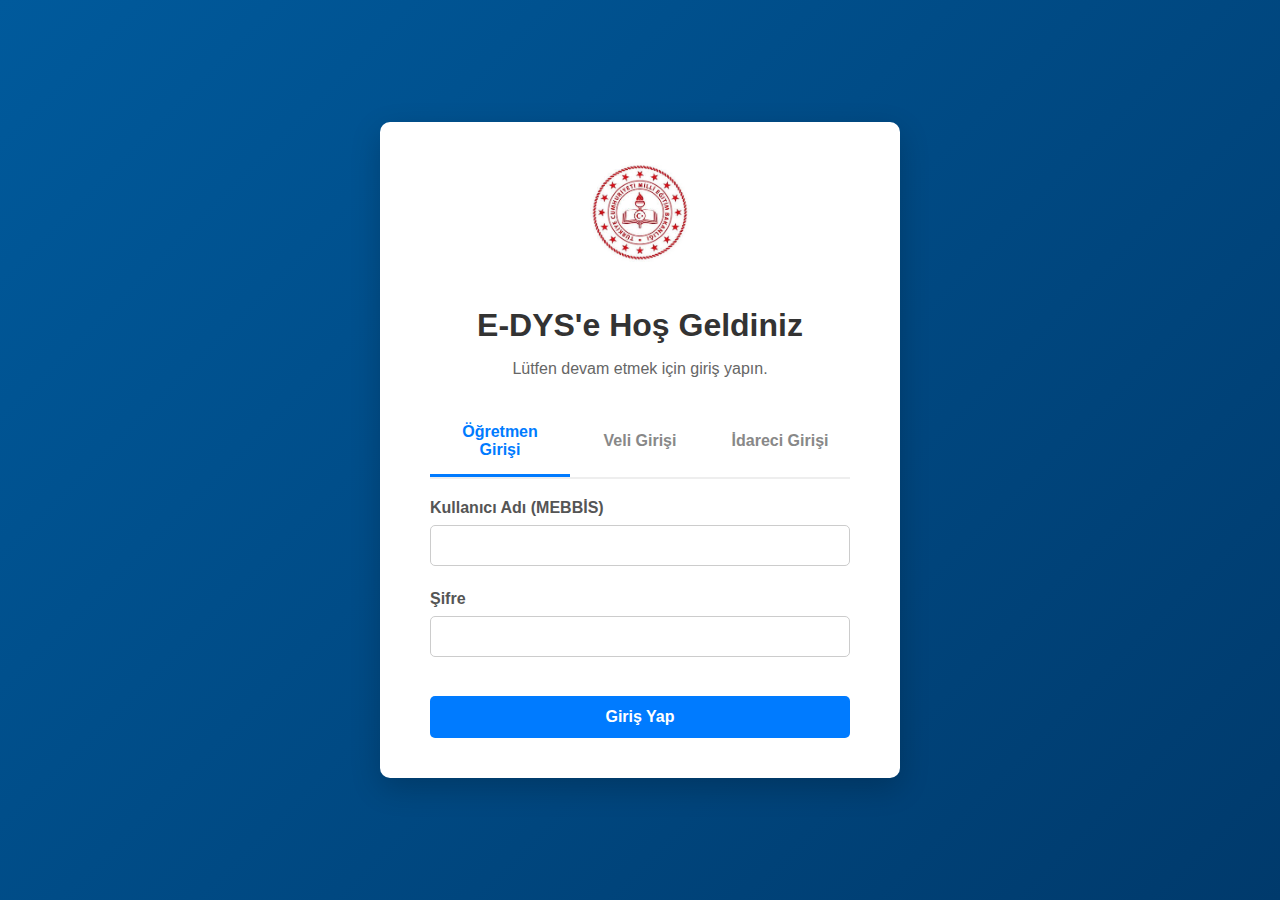
<file: index.html>
<!DOCTYPE html>
<html lang="tr">
<head>
    <meta charset="UTF-8">
    <meta name="viewport" content="width=device-width, initial-scale=1.0">
    <title>E-DYS - Giriş Yap</title>
    <style>
        /* CSS stilleriniz burada... (Değişiklik yok, aynı kalabilir) */
        body { font-family: -apple-system, BlinkMacSystemFont, "Segoe UI", Roboto, Helvetica, Arial, sans-serif; background: linear-gradient(135deg, #005a9c 0%, #003a6c 100%); display: flex; justify-content: center; align-items: center; min-height: 100vh; margin: 0; }
        .login-container { background-color: white; padding: 40px 50px; border-radius: 10px; box-shadow: 0 10px 30px rgba(0, 0, 0, 0.2); width: 100%; max-width: 420px; text-align: center; }
        .login-logo { width: 100px; height: auto; margin-bottom: 20px; }
        h1 { color: #333; margin-bottom: 10px; }
        p { color: #666; margin-bottom: 30px; }
        .tab-buttons { display: flex; margin-bottom: 20px; border-bottom: 2px solid #eee; }
        .tab-button { flex: 1; padding: 15px 10px; cursor: pointer; background: none; border: none; font-size: 16px; font-weight: bold; color: #888; border-bottom: 3px solid transparent; transition: color 0.3s, border-color 0.3s; }
        .tab-button:hover { color: #333; }
        .tab-button.active { color: #007bff; border-bottom-color: #007bff; }
        .tab-content { display: none; }
        .tab-content.active { display: block; }
        .form-group { margin-bottom: 1.5rem; text-align: left; }
        label { display: block; margin-bottom: 0.5rem; font-weight: bold; color: #555; }
        input[type="text"], input[type="password"] { width: 100%; padding: 12px; border: 1px solid #ccc; border-radius: 5px; box-sizing: border-box; }
        button[type="submit"] { width: 100%; padding: 12px; background-color: #007bff; color: white; border: none; border-radius: 5px; font-size: 16px; font-weight: bold; cursor: pointer; }
        .error-message { color: #ef4444; font-size: 0.875rem; margin-top: 5px; height: 15px; text-align: left; }
        input.invalid-input { border-color: #ef4444 !important; box-shadow: 0 0 0 3px rgba(239, 68, 68, 0.25) !important; }
    </style>
</head>
<body>
    <div class="login-container">
        <img src="images/meb-logo.jpeg" alt="Milli Eğitim Bakanlığı Logosu" class="login-logo">
        <h1>E-DYS'e Hoş Geldiniz</h1>
        <p>Lütfen devam etmek için giriş yapın.</p>
        
        <div class="tab-buttons">
            <button class="tab-button active" onclick="openTab('teacher', this)">Öğretmen Girişi</button>
            <button class="tab-button" onclick="openTab('parent', this)">Veli Girişi</button>
            <button class="tab-button" onclick="window.location.href='admin-login.html'">İdareci Girişi</button>
        </div>

        <div id="teacher" class="tab-content active">
            <form id="teacher-form">
                <div class="form-group">
                    <label for="teacher-username">Kullanıcı Adı (MEBBİS)</label>
                    <input type="text" id="teacher-username" name="username" required>
                </div>
                <div class="form-group">
                    <label for="teacher-password">Şifre</label>
                    <input type="password" id="teacher-password" name="password" required>
                </div>
                <div class="error-message" id="teacher-error"></div>
                <button type="submit">Giriş Yap</button>
            </form>
        </div>

        <div id="parent" class="tab-content">
            <form id="parent-form" action="parent/dasboard-parent.html">
                <div class="form-group">
                    <label for="parent-username">Öğrenci T.C. Kimlik Numarası</label>
                    <input type="text" id="parent-username" name="username" required maxlength="11" placeholder="11 haneli T.C. numarasını girin">
                    <div class="error-message" id="tc-error"></div>
                </div>
                <div class="form-group">
                    <label for="parent-password">Öğrenci Okul Numarası</label>
                    <input type="text" id="parent-password" name="password" required>
                </div>
                <button type="submit">Giriş Yap</button>
            </form>
        </div>
    </div>

    <script>
        function openTab(tabName, elmnt) {
            // ... openTab fonksiyonu aynı kalabilir ...
            var i, tabcontent, tablinks;
            tabcontent = document.getElementsByClassName("tab-content");
            for (i = 0; i < tabcontent.length; i++) { tabcontent[i].style.display = "none"; }
            tablinks = document.getElementsByClassName("tab-button");
            for (i = 0; i < tablinks.length; i++) { tablinks[i].className = tablinks[i].className.replace(" active", ""); }
            document.getElementById(tabName).style.display = "block";
            elmnt.className += " active";
        }

        // --- ÖĞRETMEN GİRİŞİ DOĞRULAMA SİMÜLASYONU ---
        const teacherForm = document.getElementById('teacher-form');
        teacherForm.addEventListener('submit', function(event) {
            event.preventDefault(); // Formun otomatik gönderimini engelle

            const usernameInput = document.getElementById('teacher-username');
            const passwordInput = document.getElementById('teacher-password');
            const errorDiv = document.getElementById('teacher-error');
            
            // Prototip için doğru kullanıcı adı ve şifreyi burada belirliyoruz.
            const correctUsername = 'ogretmen';
            const correctPassword = '123';

            if (usernameInput.value === correctUsername && passwordInput.value === correctPassword) {
                // Bilgiler doğruysa, dashboard'a yönlendir.
                window.location.href = 'dashboard.html';
            } else {
                // Bilgiler yanlışsa, hata mesajı göster.
                errorDiv.textContent = 'Kullanıcı adı veya şifre hatalı.';
                usernameInput.classList.add('invalid-input');
                passwordInput.classList.add('invalid-input');
            }
        });

        // --- VELİ GİRİŞİ DOĞRULAMASI ---
        // Bu kod önceki adımdan, aynı şekilde çalışmaya devam eder.
        const parentForm = document.getElementById('parent-form');
        const tcInput = document.getElementById('parent-username');
        const tcErrorDiv = document.getElementById('tc-error');
        parentForm.addEventListener('submit', function(event) {
            tcErrorDiv.textContent = '';
            tcInput.classList.remove('invalid-input');
            if (!/^\d{11}$/.test(tcInput.value) || tcInput.value.startsWith('0')) {
                event.preventDefault();
                tcErrorDiv.textContent = 'Lütfen geçerli bir T.C. Kimlik Numarası girin.';
                tcInput.classList.add('invalid-input');
            }
        });
        tcInput.addEventListener('input', () => {
             tcErrorDiv.textContent = '';
             tcInput.classList.remove('invalid-input');
        });
    </script>
</body>
</html>
</file>
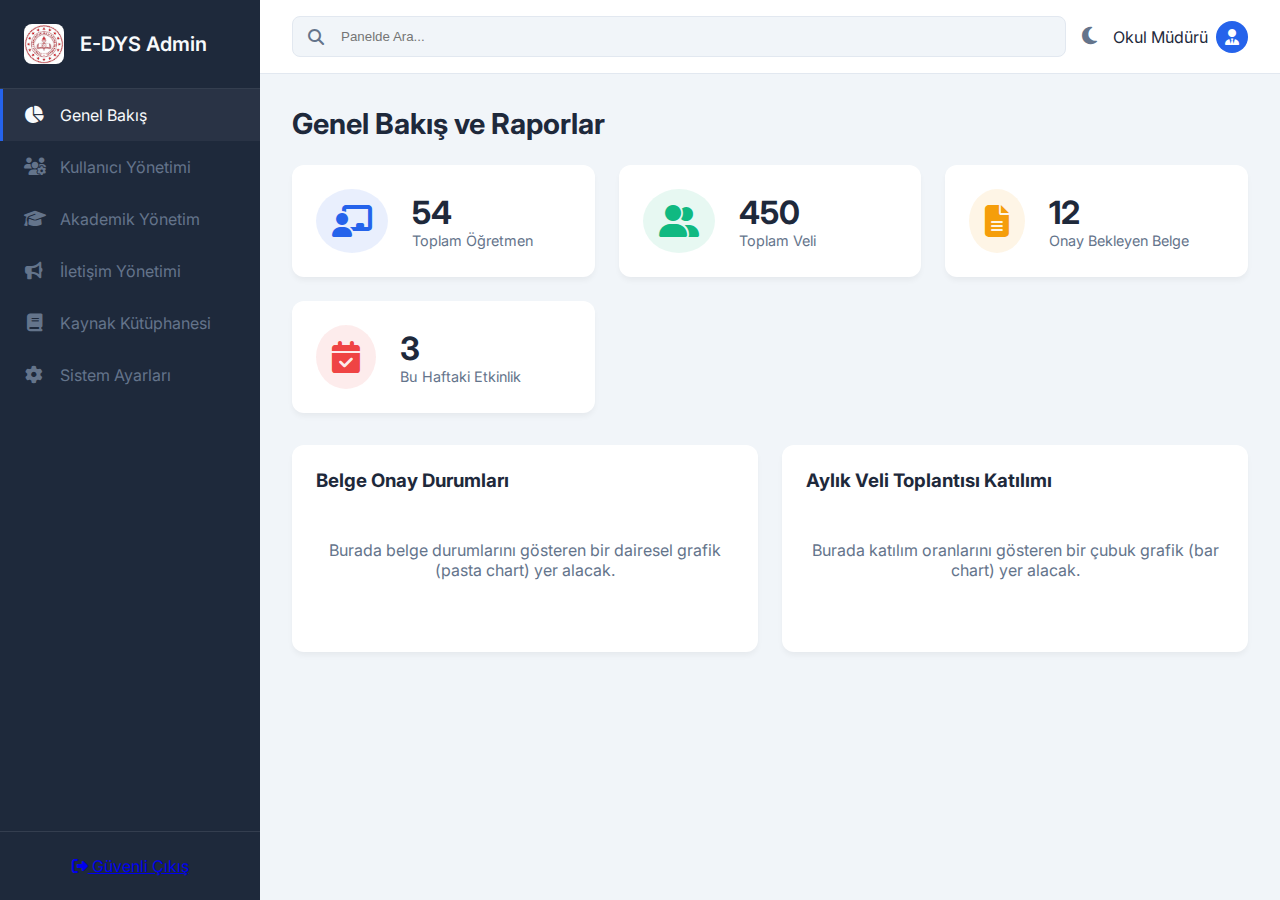
<file: admin-dashboard.html>
<!DOCTYPE html>
<html lang="tr" data-theme="light">
<head>
    <meta charset="UTF-8">
    <meta name="viewport" content="width=device-width, initial-scale=1.0">
    <title>E-DYS - Süper Admin Paneli</title>
    <link rel="stylesheet" href="admin-style.css">
    <link href="https://cdnjs.cloudflare.com/ajax/libs/font-awesome/6.4.0/css/all.min.css" rel="stylesheet">
</head>
<body>
    <div class="dashboard-layout">
        <aside class="sidebar">
            <div class="sidebar-header">
                <img src="images/meb-logo.jpeg" alt="Logo" class="sidebar-logo">
                <h2 class="sidebar-title">E-DYS Admin</h2>
            </div>
            <nav class="sidebar-nav">
                <ul>
                    <li><a href="#" class="nav-link active" data-section="dashboard"><i class="fas fa-chart-pie"></i><span>Genel Bakış</span></a></li>
                    <li>
                        <a href="#" class="nav-link has-submenu"><i class="fas fa-users-cog"></i><span>Kullanıcı Yönetimi</span></a>
                        <ul class="submenu">
                            <li><a href="#" class="nav-link" data-section="users-teacher">Öğretmenler</a></li>
                            <li><a href="#" class="nav-link" data-section="users-parent">Veliler</a></li>
                        </ul>
                    </li>
                    <li>
                        <a href="#" class="nav-link has-submenu"><i class="fas fa-graduation-cap"></i><span>Akademik Yönetim</span></a>
                        <ul class="submenu">
                            <li><a href="#" class="nav-link" data-section="academic-classes">Sınıf ve Şubeler</a></li>
                            <li><a href="#" class="nav-link" data-section="academic-schedule">Ders Programı</a></li>
                            <li><a href="#" class="nav-link" data-section="academic-exams">Sınav Takvimi</a></li>
                        </ul>
                    </li>
                     <li><a href="#" class="nav-link" data-section="communication"><i class="fas fa-bullhorn"></i><span>İletişim Yönetimi</span></a></li>
                    <li><a href="#" class="nav-link" data-section="resources"><i class="fas fa-book"></i><span>Kaynak Kütüphanesi</span></a></li>
                    <li><a href="#" class="nav-link" data-section="settings"><i class="fas fa-cog"></i><span>Sistem Ayarları</span></a></li>
                </ul>
            </nav>
            <div class="sidebar-footer">
                <a href="index.html" class="btn btn-secondary"><i class="fas fa-sign-out-alt"></i> Güvenli Çıkış</a>
            </div>
        </aside>

        <div class="main-content">
            <header class="main-header">
                <button id="menu-toggle" class="menu-toggle-btn"><i class="fas fa-bars"></i></button>
                <div class="search-bar">
                    <i class="fas fa-search"></i>
                    <input type="text" placeholder="Panelde Ara...">
                </div>
                <div class="header-right">
                    <button class="theme-toggle" id="themeToggle"><i class="fas fa-moon"></i></button>
                    <div class="user-menu">
                        <span class="user-name">Okul Müdürü</span>
                        <div class="user-avatar"><i class="fas fa-user-tie"></i></div>
                    </div>
                </div>
            </header>

            <main class="content-area">
    <section id="dashboard" class="dashboard-section active">
        <h1 class="section-title">Genel Bakış ve Raporlar</h1>
        <div class="kpi-grid">
            <div class="kpi-card">
                <i class="fas fa-chalkboard-teacher icon-teacher"></i>
                <div class="kpi-info">
                    <span class="kpi-value">54</span>
                    <span class="kpi-label">Toplam Öğretmen</span>
                </div>
            </div>
            <div class="kpi-card">
                <i class="fas fa-user-friends icon-parent"></i>
                <div class="kpi-info">
                    <span class="kpi-value">450</span>
                    <span class="kpi-label">Toplam Veli</span>
                </div>
            </div>
            <div class="kpi-card">
                <i class="fas fa-file-alt icon-document"></i>
                <div class="kpi-info">
                    <span class="kpi-value">12</span>
                    <span class="kpi-label">Onay Bekleyen Belge</span>
                </div>
            </div>
            <div class="kpi-card">
                <i class="fas fa-calendar-check icon-event"></i>
                <div class="kpi-info">
                    <span class="kpi-value">3</span>
                    <span class="kpi-label">Bu Haftaki Etkinlik</span>
                </div>
            </div>
        </div>
        <div class="charts-grid">
            <div class="chart-container">
                <h3 class="chart-title">Belge Onay Durumları</h3>
                <p class="placeholder-text">Burada belge durumlarını gösteren bir dairesel grafik (pasta chart) yer alacak.</p>
            </div>
            <div class="chart-container">
                <h3 class="chart-title">Aylık Veli Toplantısı Katılımı</h3>
                 <p class="placeholder-text">Burada katılım oranlarını gösteren bir çubuk grafik (bar chart) yer alacak.</p>
            </div>
        </div>
    </section>

    <section id="users-teacher" class="dashboard-section">
        <div class="section-header">
            <h1 class="section-title">Öğretmen Yönetimi</h1>
            <div class="section-actions">
                <button class="btn btn-secondary"><i class="fas fa-plus"></i> Yeni Öğretmen Ekle</button>
                <button class="btn btn-primary open-import-modal-btn" data-import-type="teachers"><i class="fas fa-file-import"></i> Excel'den Aktar</button>
            </div>
        </div>
        <div class="card">
            <p>Bu bölümde öğretmen hesapları oluşturulabilir, düzenlenebilir ve listelenebilir.</p>
        </div>
    </section>

    <section id="users-parent" class="dashboard-section">
        <div class="section-header">
            <h1 class="section-title">Veli Yönetimi</h1>
            <div class="section-actions">
                 <button class="btn btn-secondary"><i class="fas fa-plus"></i> Yeni Veli Ekle</button>
                 <button class="btn btn-primary open-import-modal-btn" data-import-type="parents"><i class="fas fa-file-import"></i> Excel'den Aktar</button>
            </div>
        </div>
        <div class="card">
            <p>Bu bölümde veli hesapları yönetilebilir ve öğrencileri ile ilişkilendirilebilir.</p>
        </div>
    </section>
    
    <section id="academic-classes" class="dashboard-section">
       <div class="section-header">
            <h1 class="section-title">Sınıf ve Şube Yönetimi</h1>
            <div class="section-actions">
                <button class="btn btn-secondary"><i class="fas fa-plus"></i> Yeni Şube Ekle</button>
                <button class="btn btn-primary open-import-modal-btn" data-import-type="classes"><i class="fas fa-file-import"></i> Toplu Şube Aktar</button>
            </div>
      </div>
       <div class="card">
            <p>Bu bölümde sınıflar ve şubeler oluşturulabilir, şubelere öğretmen atanabilir.</p>
        </div>
    </section>
    
    <section id="academic-schedule" class="dashboard-section">
        <div class="section-header">
            <h1 class="section-title">Haftalık Ders Programı Yönetimi</h1>
            <div class="section-actions">
                <button class="btn btn-primary open-import-modal-btn" data-import-type="schedule"><i class="fas fa-file-import"></i> Ders Programını Aktar</button>
            </div>
        </div>
         <div class="card">
            <p>Bu bölümde okulun haftalık ders programı yüklenebilir ve yönetilebilir.</p>
        </div>
    </section>
    
    <section id="academic-exams" class="dashboard-section">
        <div class="section-header">
            <h1 class="section-title">Sınav Takvimi Yönetimi</h1>
            <div class="section-actions">
                 <button class="btn btn-secondary"><i class="fas fa-plus"></i> Yeni Sınav Ekle</button>
                <button class="btn btn-primary open-import-modal-btn" data-import-type="exams"><i class="fas fa-file-import"></i> Sınav Takvimini Aktar</button>
            </div>
        </div>
        <div class="card">
            <p>Bu bölümde ortak sınavlar için takvim oluşturulabilir ve yayınlanabilir.</p>
        </div>
    </section>

    <section id="communication" class="dashboard-section">
        <h1 class="section-title">İletişim Yönetimi</h1>
        <div class="card">
             <div class="card-header"><h2 class="card-title"><i class="fas fa-bullhorn"></i> Yeni Duyuru Gönder</h2></div>
             <form id="announcementForm">
                <p>Bu form aracılığıyla öğretmenlere ve velilere duyurular gönderebilirsiniz.</p>
             </form>
        </div>
    </section>

    <section id="resources" class="dashboard-section">
         <h1 class="section-title">Kaynak Kütüphanesi</h1>
         <div class="card">
            <p>Bu bölüme yönetmelikler, formlar ve diğer önemli belgeler yüklenerek tüm öğretmenlerin erişimine sunulabilir.</p>
        </div>
    </section>

    <section id="settings" class="dashboard-section">
         <h1 class="section-title">Sistem Ayarları</h1>
         <div class="card">
            <p>Bu bölümde akademik yıl, okul bilgileri ve diğer genel sistem ayarları yönetilebilir.</p>
        </div>
    </section>
</main>
        </div>
    </div>

    <div id="notificationContainer"></div>
    <script src="admin-script.js"></script>
    <div class="modal-overlay" id="importModal" style="display: none;">
    <div class="modal-content">
        <button class="modal-close" id="closeImportModalBtn"><i class="fas fa-times"></i></button>
        <h2 class="modal-title">Toplu Kullanıcı Aktarma</h2>
        
        <div id="import-step-1">
            <p class="modal-description">
                E-Okul'dan indirdiğiniz öğretmen listesini (.xlsx veya .csv) aşağıdaki alana sürükleyin veya dosyayı seçin.
            </p>
            <div class="import-file-dropzone" id="importDropzone">
                <input type="file" id="importFileInput" accept=".xlsx, .csv" class="file-upload-input">
                <div class="dropzone-content">
                    <i class="fas fa-cloud-upload-alt"></i>
                    <span id="importFileText">Dosyayı buraya sürükleyin</span>
                    <small>veya seçmek için tıklayın</small>
                </div>
            </div>
            <div class="template-download">
                <a href="#" download><i class="fas fa-file-excel"></i> Doğru format için şablon dosyasını indirin.</a>
            </div>
            <button class="btn btn-primary" id="processImportBtn" disabled>Aktarımı Başlat</button>
        </div>

        <div id="import-step-2" style="display: none;">
            <div class="import-result">
                </div>
            <button class="btn btn-secondary" id="closeImportModalAfterSuccessBtn">Kapat</button>
        </div>

    </div>
</div>
</body>
</html>
</file>
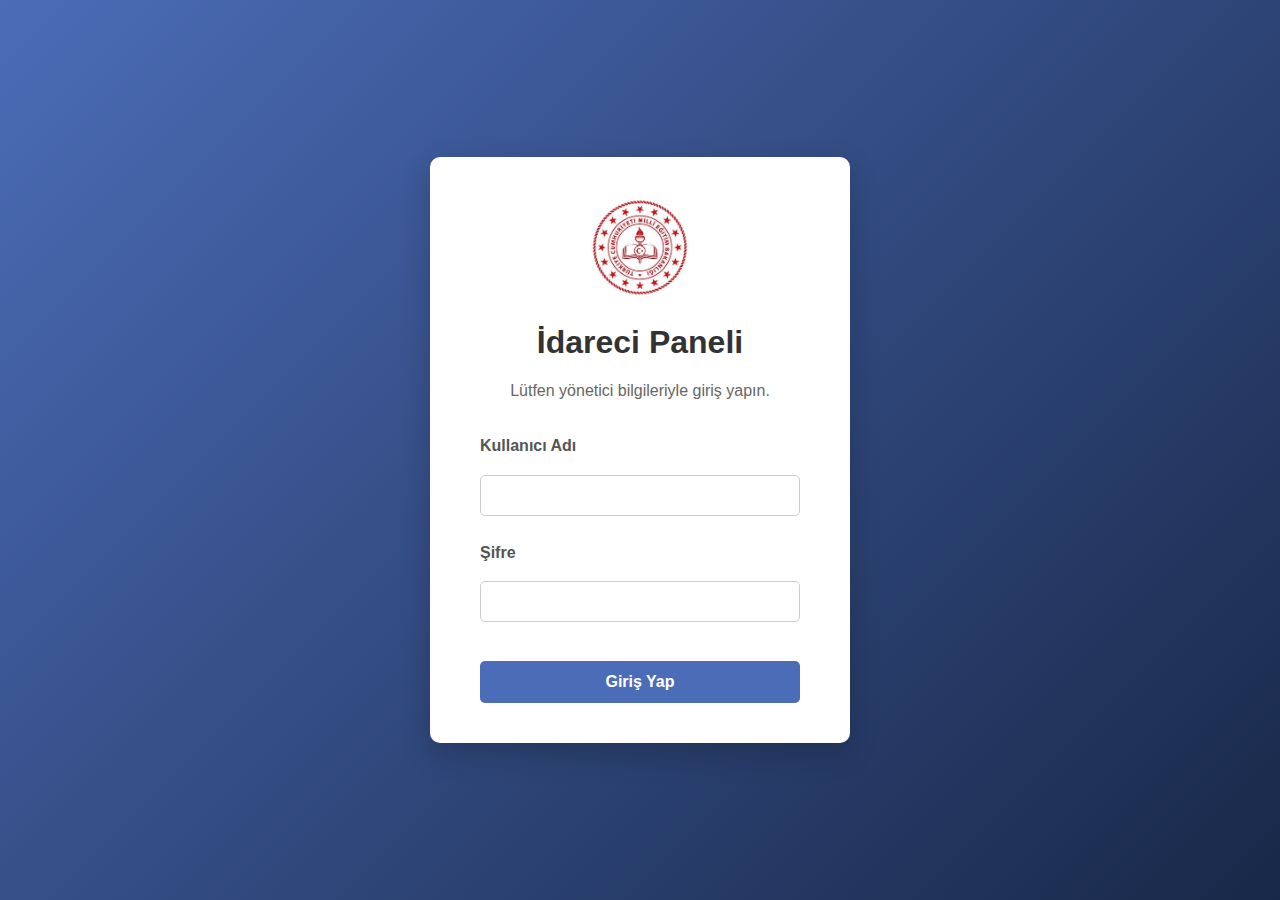
<file: admin-login.html>
<!DOCTYPE html>
<html lang="tr">
<head>
    <meta charset="UTF-8">
    <meta name="viewport" content="width=device-width, initial-scale=1.0">
    <title>E-DYS - İdareci Girişi</title>
    <link rel="stylesheet" href="style.css"> 
    <style>
        /* Bu sayfaya özel stiller, harici dosyadan gelenleri ezer */
        body { font-family: -apple-system, BlinkMacSystemFont, "Segoe UI", Roboto, Helvetica, Arial, sans-serif; background: linear-gradient(135deg, #4b6cb7 0%, #182848 100%); display: flex; justify-content: center; align-items: center; min-height: 100vh; margin: 0; }
        .login-container { background-color: white; padding: 40px 50px; border-radius: 10px; box-shadow: 0 10px 30px rgba(0, 0, 0, 0.2); width: 100%; max-width: 420px; text-align: center; }
        .login-logo { width: 100px; height: auto; margin-bottom: 20px; }
        h1 { color: #333; margin-bottom: 10px; }
        p { color: #666; margin-bottom: 30px; }
        .form-group { margin-bottom: 1.5rem; text-align: left; }
        label { display: block; margin-bottom: 0.5rem; font-weight: bold; color: #555; }
        input[type="text"], input[type="password"] { width: 100%; padding: 12px; border: 1px solid #ccc; border-radius: 5px; box-sizing: border-box; }
        button[type="submit"] { width: 100%; padding: 12px; background-color: #4b6cb7; color: white; border: none; border-radius: 5px; font-size: 16px; font-weight: bold; cursor: pointer; }
        .error-message { color: #ef4444; font-size: 0.875rem; margin-top: 5px; height: 15px; }
        input.invalid-input { border-color: #ef4444 !important; }
    </style>
</head>
<body>
    <div class="login-container">
        <img src="images/meb-logo.jpeg" alt="Milli Eğitim Bakanlığı Logosu" class="login-logo">
        <h1>İdareci Paneli</h1>
        <p>Lütfen yönetici bilgileriyle giriş yapın.</p>
        <form id="admin-login-form">
            <div class="form-group">
                <label for="username">Kullanıcı Adı</label>
                <input type="text" id="username" name="username" required>
            </div>
            <div class="form-group">
                <label for="password">Şifre</label>
                <input type="password" id="password" name="password" required>
            </div>
            <div class="error-message" id="admin-error"></div>
            <button type="submit">Giriş Yap</button>
        </form>
    </div>

    <script>
        const adminLoginForm = document.getElementById('admin-login-form');
        adminLoginForm.addEventListener('submit', function(event) {
            event.preventDefault();

            const usernameInput = document.getElementById('username');
            const passwordInput = document.getElementById('password');
            const errorDiv = document.getElementById('admin-error');

            // Prototip için doğru idareci kullanıcı adı ve şifresi
            const correctAdminUsername = 'admin';
            const correctAdminPassword = '456';

            if (usernameInput.value === correctAdminUsername && passwordInput.value === correctAdminPassword) {
                window.location.href = 'admin-dashboard.html';
            } else {
                errorDiv.textContent = 'Yönetici kullanıcı adı veya şifre hatalı.';
                usernameInput.classList.add('invalid-input');
                passwordInput.classList.add('invalid-input');
            }
        });
    </script>
</body>
</html>
</file>
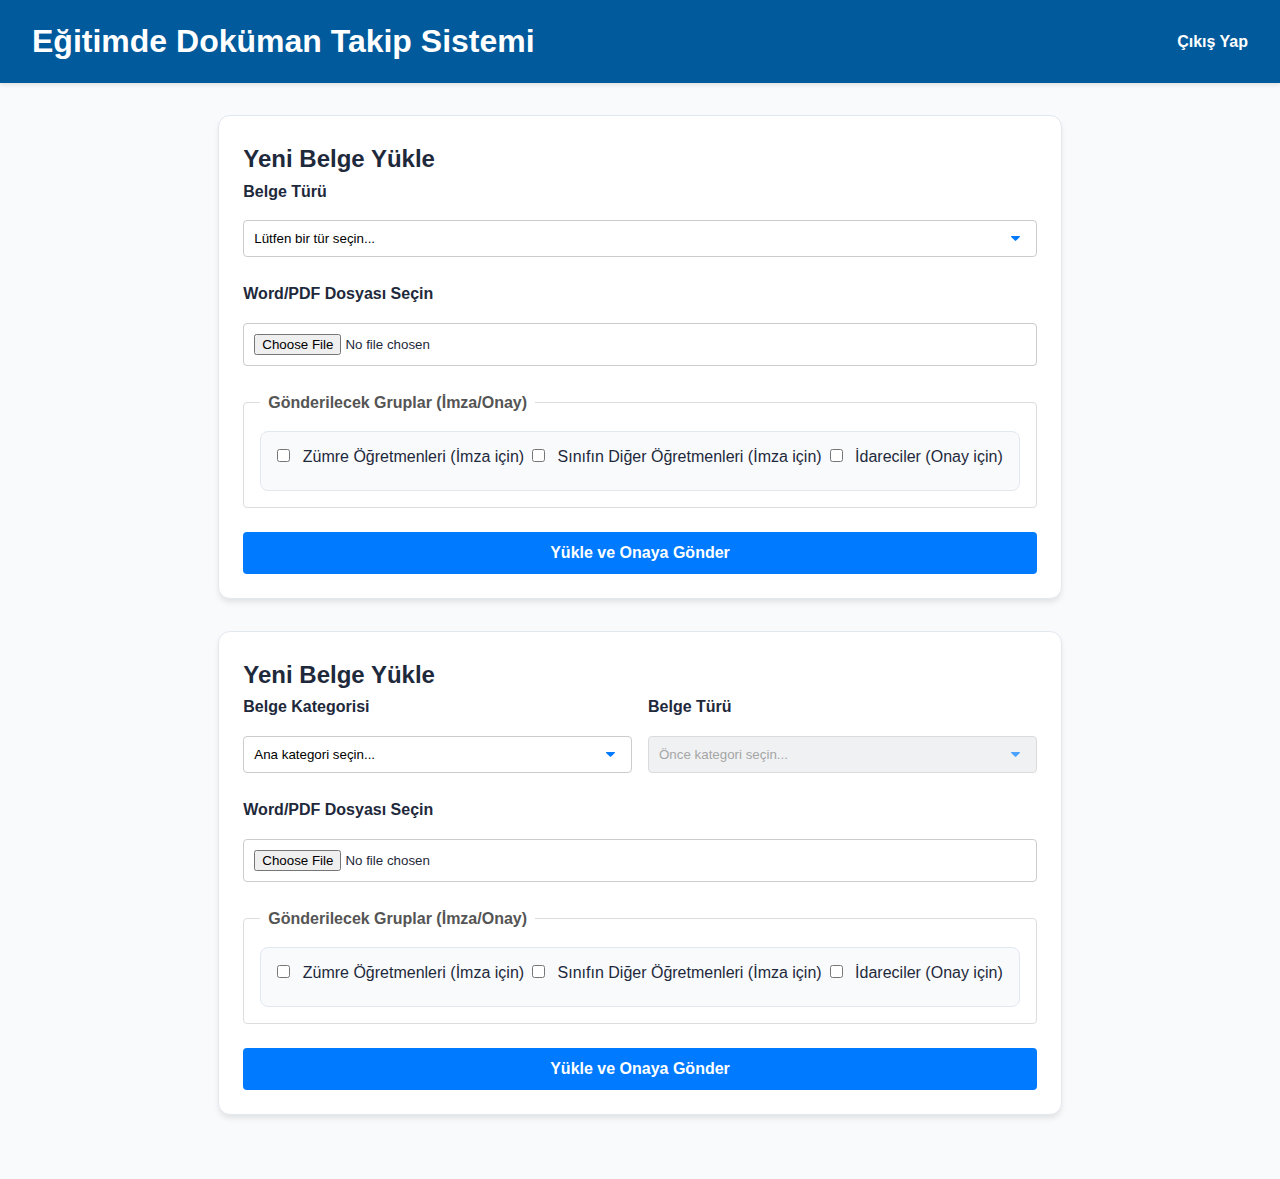
<file: dashboard.html>
<!DOCTYPE html>
<html lang="tr">
<head>
    <meta charset="UTF-8">
    <meta name="viewport" content="width=device-width, initial-scale=1.0">
    <title>E-DYS - Yönetim Paneli</title>
    <link rel="stylesheet" href="style.css">
</head>
<body>
    <header>
        <h1>Eğitimde Doküman Takip Sistemi</h1>
        <a href="index.html">Çıkış Yap</a>
    </header>

    <main class="dashboard-container">
        <section class="card">
            <h2>Yeni Belge Yükle</h2>
            <form id="uploadForm">
                <div class="form-group">
                    <label for="documentType">Belge Türü</label>
                    <select id="documentType" required>
                        <option value="" disabled selected>Lütfen bir tür seçin...</option>
                        <option value="Veli Toplantısı">Veli Toplantısı Tutanağı</option>
                        <option value="Zümre Toplantısı">Zümre Toplantısı Kararları</option>
                        <option value="Şube Öğretmenler Kurulu">Şube Öğretmenler Kurulu Kararları</option>
                        <option value="Kulüp Dosyası">Kulüp Dosyası</option>
                        <option value="Rehberlik Dosyası">Rehberlik Dosyası</option>
                        <option value="Diğer">Diğer Evrak</option>
                    </select>
                </div>

                <div class="form-group">
                    <label for="documentFile">Word/PDF Dosyası Seçin</label>
                    <input type="file" id="documentFile" accept=".doc, .docx, .pdf" required>
                </div>

                <div class="form-group">
                    <fieldset>
                        <legend>Gönderilecek Gruplar (İmza/Onay)</legend>
                        <div class="checkbox-group">
                            <label><input type="checkbox" name="recipient" value="Zümre Öğretmenleri"> Zümre Öğretmenleri (İmza için)</label>
                            <label><input type="checkbox" name="recipient" value="Şube Öğretmenleri"> Sınıfın Diğer Öğretmenleri (İmza için)</label>
                            <label><input type="checkbox" name="recipient" value="İdareciler"> İdareciler (Onay için)</label>
                        </div>
                    </fieldset>
                </div>

                <button type="submit">Yükle ve Onaya Gönder</button>
            </form>
        </section>

        <section class="card">
    <h2>Yeni Belge Yükle</h2>
    <form id="uploadForm">
        <div class="form-row">
            <div class="form-group form-group-half">
                <label for="mainCategory">Belge Kategorisi</label>
                <select id="mainCategory" required>
                    <option value="" disabled selected>Ana kategori seçin...</option>
                    <option value="idari">İdari Evraklar</option>
                    <option value="rehberlik">Sınıf Rehberlik Evrakları</option>
                    <option value="kulup">Kulüp Evrakları</option>
                </select>
            </div>

            <div class="form-group form-group-half">
                <label for="documentType">Belge Türü</label>
                <select id="documentType" required disabled>
                    <option value="">Önce kategori seçin...</option>
                </select>
            </div>
        </div>

        <div class="form-group">
            <label for="documentFile">Word/PDF Dosyası Seçin</label>
            <input type="file" id="documentFile" accept=".doc, .docx, .pdf" required>
        </div>

        <div class="form-group">
            <fieldset>
                <legend>Gönderilecek Gruplar (İmza/Onay)</legend>
                <div class="checkbox-group">
                    <label><input type="checkbox" name="recipient" value="Zümre Öğretmenleri"> Zümre Öğretmenleri (İmza için)</label>
                    <label><input type="checkbox" name="recipient" value="Şube Öğretmenleri"> Sınıfın Diğer Öğretmenleri (İmza için)</label>
                    <label><input type="checkbox" name="recipient" value="İdareciler"> İdareciler (Onay için)</label>
                </div>
            </fieldset>
        </div>

        <button type="submit">Yükle ve Onaya Gönder</button>
    </form>
</section>
    </main>

    <script src="script.js"></script>
</body>
</html>
</file>
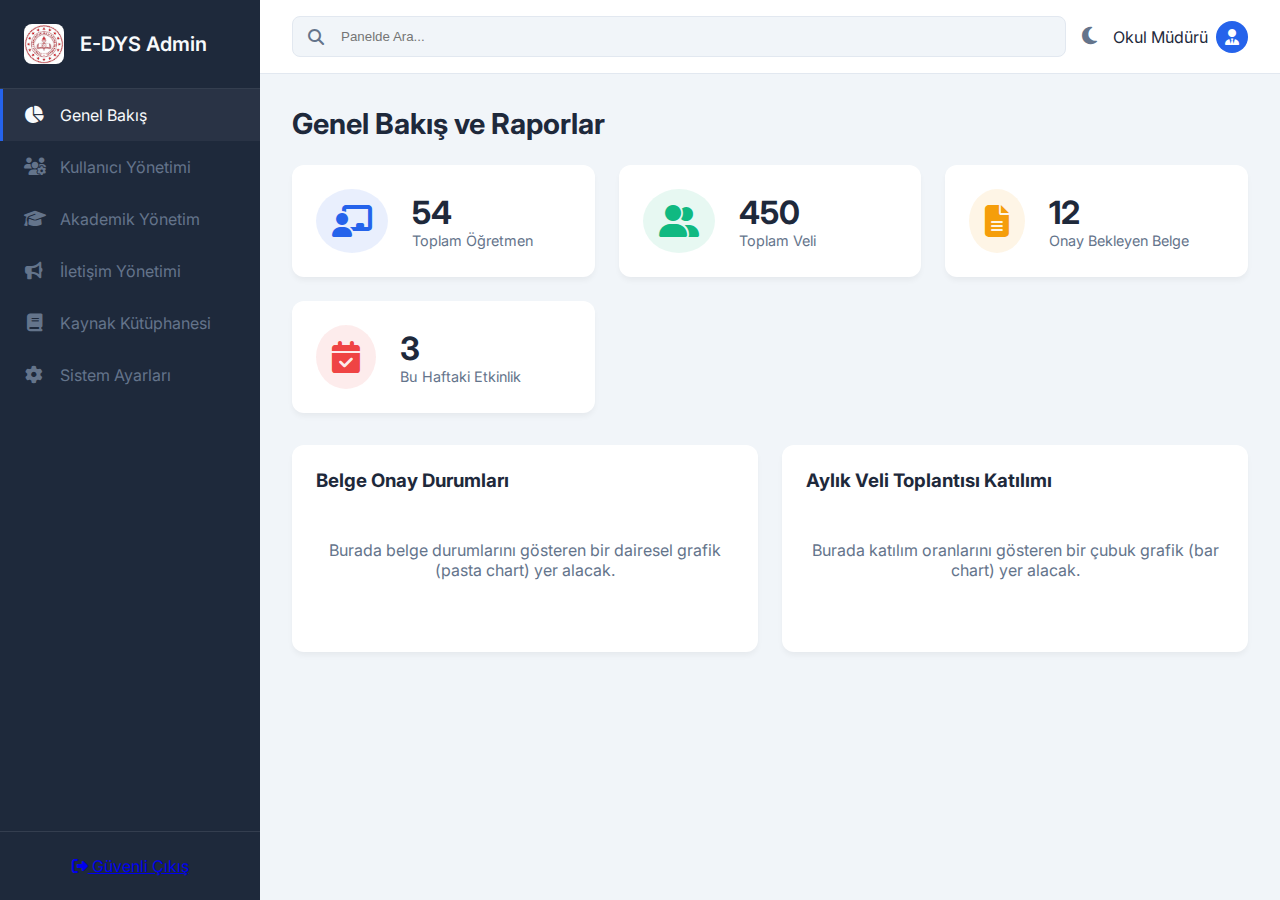
<file: admin/admin-dashboard.html>
<!DOCTYPE html>
<html lang="tr" data-theme="light">
<head>
    <meta charset="UTF-8">
    <meta name="viewport" content="width=device-width, initial-scale=1.0">
    <title>E-DYS - Süper Admin Paneli</title>
    <link rel="stylesheet" href="admin-style.css">
    <link href="https://cdnjs.cloudflare.com/ajax/libs/font-awesome/6.4.0/css/all.min.css" rel="stylesheet">
</head>
<body>
    <div class="dashboard-layout">
        <aside class="sidebar">
            <div class="sidebar-header">
                <img src="images/meb-logo.jpeg" alt="Logo" class="sidebar-logo">
                <h2 class="sidebar-title">E-DYS Admin</h2>
            </div>
            <nav class="sidebar-nav">
                <ul>
                    <li><a href="#" class="nav-link active" data-section="dashboard"><i class="fas fa-chart-pie"></i><span>Genel Bakış</span></a></li>
                    <li>
                        <a href="#" class="nav-link has-submenu"><i class="fas fa-users-cog"></i><span>Kullanıcı Yönetimi</span></a>
                        <ul class="submenu">
                            <li><a href="#" class="nav-link" data-section="users-teacher">Öğretmenler</a></li>
                            <li><a href="#" class="nav-link" data-section="users-parent">Veliler</a></li>
                        </ul>
                    </li>
                    <li>
                        <a href="#" class="nav-link has-submenu"><i class="fas fa-graduation-cap"></i><span>Akademik Yönetim</span></a>
                        <ul class="submenu">
                            <li><a href="#" class="nav-link" data-section="academic-classes">Sınıf ve Şubeler</a></li>
                            <li><a href="#" class="nav-link" data-section="academic-schedule">Ders Programı</a></li>
                            <li><a href="#" class="nav-link" data-section="academic-exams">Sınav Takvimi</a></li>
                        </ul>
                    </li>
                     <li><a href="#" class="nav-link" data-section="communication"><i class="fas fa-bullhorn"></i><span>İletişim Yönetimi</span></a></li>
                    <li><a href="#" class="nav-link" data-section="resources"><i class="fas fa-book"></i><span>Kaynak Kütüphanesi</span></a></li>
                    <li><a href="#" class="nav-link" data-section="settings"><i class="fas fa-cog"></i><span>Sistem Ayarları</span></a></li>
                </ul>
            </nav>
            <div class="sidebar-footer">
                <a href="index.html" class="btn btn-secondary"><i class="fas fa-sign-out-alt"></i> Güvenli Çıkış</a>
            </div>
        </aside>

        <div class="main-content">
            <header class="main-header">
                <button id="menu-toggle" class="menu-toggle-btn"><i class="fas fa-bars"></i></button>
                <div class="search-bar">
                    <i class="fas fa-search"></i>
                    <input type="text" placeholder="Panelde Ara...">
                </div>
                <div class="header-right">
                    <button class="theme-toggle" id="themeToggle"><i class="fas fa-moon"></i></button>
                    <div class="user-menu">
                        <span class="user-name">Okul Müdürü</span>
                        <div class="user-avatar"><i class="fas fa-user-tie"></i></div>
                    </div>
                </div>
            </header>

            <main class="content-area">
                <section id="dashboard" class="dashboard-section active">
                    <h1 class="section-title">Genel Bakış ve Raporlar</h1>
                    <div class="kpi-grid">
                        <div class="kpi-card">
                            <i class="fas fa-chalkboard-teacher icon-teacher"></i>
                            <div class="kpi-info">
                                <span class="kpi-value">54</span>
                                <span class="kpi-label">Toplam Öğretmen</span>
                            </div>
                        </div>
                        <div class="kpi-card">
                            <i class="fas fa-user-friends icon-parent"></i>
                            <div class="kpi-info">
                                <span class="kpi-value">450</span>
                                <span class="kpi-label">Toplam Veli</span>
                            </div>
                        </div>
                        <div class="kpi-card">
                            <i class="fas fa-file-alt icon-document"></i>
                            <div class="kpi-info">
                                <span class="kpi-value">12</span>
                                <span class="kpi-label">Onay Bekleyen Belge</span>
                            </div>
                        </div>
                        <div class="kpi-card">
                            <i class="fas fa-calendar-check icon-event"></i>
                            <div class="kpi-info">
                                <span class="kpi-value">3</span>
                                <span class="kpi-label">Bu Haftaki Etkinlik</span>
                            </div>
                        </div>
                    </div>
                    <div class="charts-grid">
                        <div class="chart-container">
                            <h3 class="chart-title">Belge Onay Durumları</h3>
                            <p class="placeholder-text">Burada belge durumlarını gösteren bir dairesel grafik (pasta chart) yer alacak.</p>
                        </div>
                        <div class="chart-container">
                            <h3 class="chart-title">Aylık Veli Toplantısı Katılımı</h3>
                             <p class="placeholder-text">Burada katılım oranlarını gösteren bir çubuk grafik (bar chart) yer alacak.</p>
                        </div>
                    </div>
                </section>
                
                <section id="users-teacher" class="dashboard-section">
                    <h1 class="section-title">Öğretmen Yönetimi</h1>
                    <div class="card">
                        <p>Bu bölümde öğretmen hesapları oluşturulabilir, düzenlenebilir ve listelenebilir.</p>
                    </div>
                </section>

                <section id="users-parent" class="dashboard-section">
                     <h1 class="section-title">Veli Yönetimi</h1>
                     <div class="card">
                        <p>Bu bölümde veli hesapları yönetilebilir ve öğrencileri ile ilişkilendirilebilir.</p>
                    </div>
                </section>

                <section id="communication" class="dashboard-section">
                    <h1 class="section-title">İletişim Yönetimi</h1>
                    <div class="card">
                         <div class="card-header"><h2 class="card-title"><i class="fas fa-bullhorn"></i> Yeni Duyuru Gönder</h2></div>
                         <form id="announcementForm">
                            <p>Bu form aracılığıyla öğretmenlere ve velilere duyurular gönderebilirsiniz.</p>
                         </form>
                    </div>
                </section>

                 <section id="resources" class="dashboard-section">
                     <h1 class="section-title">Kaynak Kütüphanesi</h1>
                     <div class="card">
                        <p>Bu bölüme yönetmelikler, formlar ve diğer önemli belgeler yüklenerek tüm öğretmenlerin erişimine sunulabilir.</p>
                    </div>
                </section>

                <section id="settings" class="dashboard-section">
                     <h1 class="section-title">Sistem Ayarları</h1>
                     <div class="card">
                        <p>Bu bölümde akademik yıl, okul bilgileri ve diğer genel sistem ayarları yönetilebilir.</p>
                    </div>
                </section>
                
                </main>
        </div>
    </div>

    <div id="notificationContainer"></div>
    <script src="admin-script.js"></script>
</body>
</html>
</file>
<file: admin-style.css>
/* admin-style.css */
@import url('https://fonts.googleapis.com/css2?family=Inter:wght@400;500;600;700&display=swap');

/* ----- KÖK DEĞİŞKENLER VE TEMEL AYARLAR ----- */
:root {
    --primary-color: #2563eb;
    --primary-dark: #1d4ed8;
    --sidebar-bg: #1e293b;
    --content-bg: #f1f5f9;
    --card-bg: #ffffff;
    --text-primary: #1e293b;
    --text-secondary: #64748b;
    --text-light: #f8fafc;
    --border-color: #e2e8f0;
    --shadow: 0 4px 6px -1px rgba(0, 0, 0, 0.05);
    --shadow-lg: 0 10px 15px -3px rgba(0, 0, 0, 0.05);
    --sidebar-width: 260px;
}

[data-theme="dark"] {
    --primary-color: #3b82f6;
    --sidebar-bg: #0f172a;
    --content-bg: #020617;
    --card-bg: #1e293b;
    --text-primary: #f1f5f9;
    --text-secondary: #94a3b8;
    --border-color: #334155;
}

* {
    margin: 0;
    padding: 0;
    box-sizing: border-box;
}

body {
    font-family: 'Inter', sans-serif;
    background-color: var(--content-bg);
    color: var(--text-primary);
    transition: background-color 0.3s ease, color 0.3s ease;
}

/* ----- DASHBOARD ANA YERLEŞİMİ ----- */
.dashboard-layout {
    display: flex;
}

.sidebar {
    width: var(--sidebar-width);
    background-color: var(--sidebar-bg);
    color: var(--text-light);
    height: 100vh;
    position: fixed;
    top: 0;
    left: 0;
    display: flex;
    flex-direction: column;
    transition: transform 0.3s ease-in-out;
}

.main-content {
    margin-left: var(--sidebar-width);
    width: calc(100% - var(--sidebar-width));
    transition: margin-left 0.3s ease-in-out, width 0.3s ease-in-out;
}

/* ----- SIDEBAR (SOL MENÜ) ----- */
.sidebar-header {
    display: flex;
    align-items: center;
    gap: 1rem;
    padding: 1.5rem;
    border-bottom: 1px solid rgba(255, 255, 255, 0.1);
}
.sidebar-logo { width: 40px; height: 40px; border-radius: 8px; }
.sidebar-title { font-size: 1.25rem; font-weight: 600; }
.sidebar-nav { flex-grow: 1; overflow-y: auto; }
.sidebar-nav ul { list-style: none; }
.sidebar-nav li a {
    display: flex;
    align-items: center;
    gap: 1rem;
    padding: 1rem 1.5rem;
    color: var(--text-secondary);
    text-decoration: none;
    transition: all 0.2s ease;
}
.sidebar-nav li a:hover, .sidebar-nav li a.active {
    background-color: rgba(255, 255, 255, 0.05);
    color: var(--text-light);
    border-left: 3px solid var(--primary-color);
    padding-left: calc(1.5rem - 3px);
}
.sidebar-nav li a i { width: 20px; text-align: center; font-size: 1.1rem; }
.submenu {
    padding-left: 2.5rem;
    max-height: 0;
    overflow: hidden;
    transition: max-height 0.3s ease-in-out;
}
.submenu.open { max-height: 500px; } /* Yeterince büyük bir değer */
.submenu a { font-size: 0.9rem; padding-top: 0.75rem; padding-bottom: 0.75rem; }
.sidebar-footer { padding: 1.5rem; border-top: 1px solid rgba(255, 255, 255, 0.1); }
.btn { display: block; text-align: center; } /* Footer butonu için */

/* ----- MAIN CONTENT (SAĞ İÇERİK) ----- */
.main-header {
    background-color: var(--card-bg);
    padding: 1rem 2rem;
    border-bottom: 1px solid var(--border-color);
    display: flex;
    align-items: center;
    gap: 1rem;
    position: sticky;
    top: 0;
    z-index: 99;
}
.search-bar { flex-grow: 1; position: relative; }
.search-bar i { position: absolute; left: 1rem; top: 50%; transform: translateY(-50%); color: var(--text-secondary); }
.search-bar input {
    width: 100%;
    padding: 0.75rem 1rem 0.75rem 3rem;
    border-radius: 8px;
    border: 1px solid var(--border-color);
    background-color: var(--content-bg);
}
.header-right { display: flex; align-items: center; gap: 1rem; }
.theme-toggle { background: none; border: none; font-size: 1.25rem; cursor: pointer; color: var(--text-secondary); }
.user-menu { display: flex; align-items: center; gap: 0.5rem; }
.user-avatar { width: 32px; height: 32px; border-radius: 50%; background-color: var(--primary-color); color: white; display: flex; align-items: center; justify-content: center; }

.content-area { padding: 2rem; }
.dashboard-section { display: none; }
.dashboard-section.active { display: block; animation: fadeIn 0.5s ease; }
@keyframes fadeIn { from { opacity: 0; transform: translateY(10px); } to { opacity: 1; transform: translateY(0); } }

/* ----- DASHBOARD KARTLARI VE GRAFİKLERİ ----- */
.kpi-grid { display: grid; grid-template-columns: repeat(auto-fit, minmax(250px, 1fr)); gap: 1.5rem; }
.kpi-card { display: flex; align-items: center; gap: 1.5rem; background-color: var(--card-bg); padding: 1.5rem; border-radius: 12px; box-shadow: var(--shadow); }
.kpi-card i { font-size: 2rem; padding: 1rem; border-radius: 50%; }
.icon-teacher { background-color: rgba(37, 99, 235, 0.1); color: var(--primary-color); }
.icon-parent { background-color: rgba(16, 185, 129, 0.1); color: #10b981; }
.icon-document { background-color: rgba(245, 158, 11, 0.1); color: #f59e0b; }
.icon-event { background-color: rgba(239, 68, 68, 0.1); color: #ef4444; }
.kpi-info { display: flex; flex-direction: column; }
.kpi-value { font-size: 2rem; font-weight: 700; color: var(--text-primary); }
.kpi-label { font-size: 0.9rem; color: var(--text-secondary); }
.charts-grid { display: grid; grid-template-columns: 1fr 1fr; gap: 1.5rem; margin-top: 2rem; }
.chart-container { background-color: var(--card-bg); padding: 1.5rem; border-radius: 12px; box-shadow: var(--shadow); }
.placeholder-text { color: var(--text-secondary); text-align: center; padding: 3rem 0; }

/* ----- MOBİL UYUMLULUK ----- */
.menu-toggle-btn { display: none; background: none; border: none; font-size: 1.25rem; cursor: pointer; color: var(--text-secondary); }
@media (max-width: 1024px) {
    .sidebar { transform: translateX(-100%); }
    .sidebar.open { transform: translateX(0); }
    .main-content { margin-left: 0; width: 100%; }
    .menu-toggle-btn { display: block; }
}
@media (max-width: 768px) {
    .charts-grid { grid-template-columns: 1fr; }
    .main-header { flex-wrap: wrap; }
    .search-bar { width: 100%; order: 3; margin-top: 1rem; }
}

/* ----- GENEL KART STİLLERİ ----- */
.card {
    background: var(--card-bg);
    border-radius: 12px;
    padding: 1.5rem;
    box-shadow: var(--shadow);
    border: 1px solid var(--border-color);
}
.section-title { font-size: 1.8rem; font-weight: 700; margin-bottom: 1.5rem; }

/* admin-style.css dosyasının sonuna eklenecekler */

/* ----- BÖLÜM BAŞLIĞI VE AKSİYON BUTONLARI ----- */
.section-header {
    display: flex;
    justify-content: space-between;
    align-items: center;
    margin-bottom: 1.5rem;
    flex-wrap: wrap;
    gap: 1rem;
}

.section-actions {
    display: flex;
    gap: 1rem;
}

/* ----- MODAL STİLLERİ ----- */
.modal-overlay {
    position: fixed;
    top: 0;
    left: 0;
    width: 100%;
    height: 100%;
    background-color: rgba(0, 0, 0, 0.6);
    display: flex;
    justify-content: center;
    align-items: center;
    z-index: 1000;
    opacity: 0;
    transition: opacity 0.3s ease;
}

.modal-content {
    background-color: var(--card-bg);
    padding: 2.5rem;
    border-radius: 12px;
    width: 90%;
    max-width: 600px;
    position: relative;
    transform: scale(0.9);
    transition: transform 0.3s ease;
}

.modal-overlay.visible {
    opacity: 1;
}

.modal-overlay.visible .modal-content {
    transform: scale(1);
}

.modal-close {
    position: absolute;
    top: 1rem;
    right: 1rem;
    background: none;
    border: none;
    font-size: 1.5rem;
    color: var(--text-secondary);
    cursor: pointer;
}

.modal-title {
    color: var(--text-primary);
    margin-bottom: 0.5rem;
    text-align: center;
}

.modal-description {
    color: var(--text-secondary);
    text-align: center;
    margin-bottom: 2rem;
}

.import-file-dropzone {
    border: 2px dashed var(--border-color);
    border-radius: 12px;
    padding: 2rem;
    text-align: center;
    background-color: var(--content-bg);
    position: relative;
    transition: all 0.2s ease;
}
.import-file-dropzone.is-dragging {
    border-color: var(--primary-color);
    background-color: rgba(37, 99, 235, 0.05);
}
.import-file-dropzone.has-file {
    border-color: var(--success-color);
    background-color: rgba(16, 185, 129, 0.05);
}
.dropzone-content i { font-size: 3rem; color: var(--primary-color); margin-bottom: 1rem; }
.dropzone-content span { display: block; font-weight: 500; }
.dropzone-content small { color: var(--text-secondary); }

.template-download {
    text-align: center;
    margin: 1rem 0;
}
.template-download a {
    color: var(--primary-color);
    text-decoration: none;
    font-size: 0.9rem;
}

#processImportBtn { width: 100%; margin-top: 1rem; }
.import-result { text-align: center; padding: 2rem 0; }
.import-result i { font-size: 4rem; color: var(--success-color); }
.import-result h3 { margin: 1rem 0 0.5rem 0; }
</file>
<file: style.css>
/* Genel Sayfa Stilleri */
body {
    font-family: -apple-system, BlinkMacSystemFont, "Segoe UI", Roboto, Helvetica, Arial, sans-serif;
    background-color: #f4f7f6;
    margin: 0;
    color: #333;
}

header {
    background-color: #005a9c;
    color: white;
    padding: 1rem 2rem;
    display: flex;
    justify-content: space-between;
    align-items: center;
    box-shadow: 0 2px 4px rgba(0,0,0,0.1);
}

header a {
    color: white;
    text-decoration: none;
    font-weight: bold;
}

main.dashboard-container {
    padding: 2rem;
    max-width: 1200px;
    margin: 0 auto;
}

.card {
    background-color: white;
    padding: 2rem;
    border-radius: 8px;
    box-shadow: 0 4px 10px rgba(0, 0, 0, 0.05);
    margin-bottom: 2rem;
}

/* Form Elemanları */
.form-row { display: flex; gap: 1rem; flex-wrap: wrap; }
.form-group { margin-bottom: 1.5rem; }
.form-group-half { flex: 1; min-width: 250px; }

label { display: block; margin-bottom: 0.5rem; font-weight: bold; }

input[type="text"], input[type="password"], input[type="file"], select {
    width: 100%;
    padding: 10px;
    border: 1px solid #ccc;
    border-radius: 4px;
    box-sizing: border-box;
}

select {
    background-color: white;
    -webkit-appearance: none;
    -moz-appearance: none;
    appearance: none;
    background-image: url('data:image/svg+xml;charset=US-ASCII,%3Csvg%20xmlns%3D%22http%3A%2F%2Fwww.w3.org%2F2000%2Fsvg%22%20width%3D%22292.4%22%20height%3D%22292.4%22%3E%3Cpath%20fill%3D%22%23007bff%22%20d%3D%22M287%2069.4a17.6%2017.6%200%200%200-13-5.4H18.4c-5%200-9.3%201.8-12.9%205.4A17.6%2017.6%200%200%200%200%2082.2c0%205%201.8%209.3%205.4%2012.9l128%20127.9c3.6%203.6%207.8%205.4%2012.8%205.4s9.2-1.8%2012.8-5.4L287%2095c3.5-3.5%205.4-7.8%205.4-12.8%200-5-1.9-9.2-5.5-12.8z%22%2F%3E%3C%2Fsvg%3E');
    background-repeat: no-repeat;
    background-position: right 1rem center;
    background-size: 0.65em auto;
}

select:disabled { background-color: #e9ecef; cursor: not-allowed; }
fieldset { border: 1px solid #ddd; border-radius: 4px; padding: 1rem; }
legend { font-weight: bold; padding: 0 0.5rem; color: #555; }
.checkbox-group label { display: block; margin-bottom: 0.5rem; font-weight: normal; }
.checkbox-group input[type="checkbox"] { margin-right: 0.5rem; }

button {
    background-color: #007bff;
    color: white;
    border: none;
    padding: 12px 20px;
    border-radius: 4px;
    cursor: pointer;
    width: 100%;
    font-size: 1rem;
    font-weight: bold;
    transition: background-color 0.2s;
}
button:hover { background-color: #0056b3; }
button:disabled { background-color: #ccc; cursor: not-allowed; }

/* Profil Ayarları Stilleri */
.profile-settings label { display: inline-block; margin-right: 1.5rem; font-weight: normal; }
.profile-settings input[type="checkbox"] { margin-right: 0.5rem; }

/* SEKMELİ YAPI STİLLERİ */
.tab-nav {
    display: flex;
    border-bottom: 2px solid #ccc;
    margin-bottom: -2px; /* İçerikle birleşik görünsün */
}
.tab-btn {
    padding: 1rem 1.5rem;
    cursor: pointer;
    border: none;
    background-color: transparent;
    border-bottom: 2px solid transparent;
    font-size: 1rem;
    font-weight: bold;
    color: #555;
    width: auto;
    border-radius: 4px 4px 0 0;
}
.tab-btn.active {
    color: #005a9c;
    border: 2px solid #ccc;
    border-bottom: 2px solid white;
    background-color: white;
}
.tab-content {
    display: none;
    background-color: white;
    padding: 2rem;
    border: 2px solid #ccc;
    border-top: none;
    border-radius: 0 0 8px 8px;
}
.tab-content.active {
    display: block;
}

/* Tablo Stilleri */
.document-table {
    width: 100%;
    border-collapse: collapse;
    margin-top: 1rem;
}
.document-table th, .document-table td {
    padding: 12px;
    border-bottom: 1px solid #ddd;
    text-align: left;
}
.document-table th { background-color: #f8f9fa; }
.document-table tr:hover { background-color: #f1f1f1; }

/* Durum ve Buton Stilleri */
.status-waiting { color: #ff9800; font-weight: bold; }
.status-approved { color: #4caf50; font-weight: bold; }
.action-btn { padding: 8px 12px; font-size: 0.9rem; width: auto; min-width: 150px; text-align: center; }
.approve-btn { background-color: #4caf50; }
.approve-btn:hover { background-color: #45a049; }

/* ==================
   Footer Stil Tanımlamaları
   ================== */

/* Sayfa içeriği kısa olsa bile footer'ın altta kalmasını sağlamak için body'ye ekleyin */
body {
    display: flex;
    flex-direction: column;
    min-height: 100vh;
}

main.dashboard-container {
    flex-grow: 1; /* main alanının mevcut boşluğu doldurmasını sağlar */
}


        .login-logo {
    width: 150px; /* Logonun genişliğini 150 piksel yapar */
    height: auto; /* Yüksekliği orantılı ayarlar */
    margin-bottom: 30px; /* Altında 30 piksel boşluk bırakır */
    display: block; /* Blok seviyesinde olmasını sağlar (gerekirse ortalamak için) */
    margin-left: auto; /* Sağa yaslar (ortalamak için diğer yöntem) */
    margin-right: auto; /* Sola yaslar (ortalamak için diğer yöntem) */
}

/* Daha küçük bir logo için */
/*
.login-logo {
    width: 100px;
    height: auto;
    margin-bottom: 15px;
}
*/


.login-logo {
    max-width: 200px;
    width: 100%; 
    height: auto;
    margin-bottom: 25px;
}
        * {
            margin: 0;
            padding: 0;
            box-sizing: border-box;
        }

        :root {
            --primary-color: #2563eb;
            --primary-dark: #1d4ed8;
            --secondary-color: #64748b;
            --success-color: #10b981;
            --warning-color: #f59e0b;
            --danger-color: #ef4444;
            --background-color: #f8fafc;
            --card-bg: #ffffff;
            --text-primary: #1e293b;
            --text-secondary: #64748b;
            --border-color: #e2e8f0;
            --shadow: 0 4px 6px -1px rgba(0, 0, 0, 0.1);
            --shadow-lg: 0 10px 15px -3px rgba(0, 0, 0, 0.1);
        }

        [data-theme="dark"] {
            --primary-color: #3b82f6;
            --background-color: #0f172a;
            --card-bg: #1e293b;
            --text-primary: #f1f5f9;
            --text-secondary: #94a3b8;
            --border-color: #334155;
        }

        body {
            font-family: 'Inter', -apple-system, BlinkMacSystemFont, 'Segoe UI', Roboto, sans-serif;
            background-color: var(--background-color);
            color: var(--text-primary);
            line-height: 1.6;
            transition: background-color 0.3s ease, color 0.3s ease;
        }

        /* Header Styles */
        .header {
            background: linear-gradient(135deg, var(--primary-color), var(--primary-dark));
            color: white;
            padding: 1rem 2rem;
            box-shadow: var(--shadow-lg);
            position: sticky;
            top: 0;
            z-index: 100;
        }

        .header-content {
            display: flex;
            justify-content: space-between;
            align-items: center;
            max-width: 1400px;
            margin: 0 auto;
        }

        .header-left {
            display: flex;
            align-items: center;
            gap: 1rem;
        }

        .logo {
            width: 50px;
            height: 50px;
            border-radius: 50%;
            object-fit: cover;
        }

        .header-title {
            font-size: 1.5rem;
            font-weight: 700;
        }

        .header-right {
            display: flex;
            align-items: center;
            gap: 1rem;
        }

        .theme-toggle {
            background: rgba(255, 255, 255, 0.1);
            border: none;
            color: white;
            padding: 0.5rem;
            border-radius: 50%;
            cursor: pointer;
            transition: background-color 0.3s ease;
        }

        .theme-toggle:hover {
            background: rgba(255, 255, 255, 0.2);
        }

        .user-menu {
            position: relative;
        }

        .user-avatar {
            width: 40px;
            height: 40px;
            border-radius: 50%;
            background: rgba(255, 255, 255, 0.1);
            display: flex;
            align-items: center;
            justify-content: center;
            cursor: pointer;
            transition: background-color 0.3s ease;
        }

        .user-avatar:hover {
            background: rgba(255, 255, 255, 0.2);
        }

        /* Main Container */
        .main-container {
            max-width: 1400px;
            margin: 0 auto;
            padding: 2rem;
            display: grid;
            gap: 2rem;
        }

        /* Cards */
        .card {
            background: var(--card-bg);
            border-radius: 12px;
            padding: 1.5rem;
            box-shadow: var(--shadow);
            border: 1px solid var(--border-color);
            transition: transform 0.2s ease, box-shadow 0.2s ease;
        }

        .card:hover {
            transform: translateY(-2px);
            box-shadow: var(--shadow-lg);
        }

        .card-header {
            display: flex;
            justify-content: space-between;
            align-items: center;
            margin-bottom: 1.5rem;
        }

        .card-title {
            font-size: 1.25rem;
            font-weight: 600;
            color: var(--text-primary);
        }

        /* Profile Settings */
        .profile-settings {
            display: flex;
            flex-wrap: wrap;
            gap: 1rem;
        }

        .checkbox-group {
            display: flex;
            align-items: center;
            gap: 0.5rem;
            padding: 0.75rem 1rem;
            background: var(--background-color);
            border-radius: 8px;
            border: 1px solid var(--border-color);
            cursor: pointer;
            transition: all 0.2s ease;
        }

        .checkbox-group:hover {
            background: var(--primary-color);
            color: white;
        }

        .checkbox-group input[type="checkbox"] {
            accent-color: var(--primary-color);
        }

        /* Form Styles */
        .form-grid {
            display: grid;
            grid-template-columns: repeat(auto-fit, minmax(300px, 1fr));
            gap: 1.5rem;
        }

        .form-group {
            display: flex;
            flex-direction: column;
            gap: 0.5rem;
        }

        .form-label {
            font-weight: 500;
            color: var(--text-primary);
        }

        .form-input, .form-select {
            padding: 0.75rem 1rem;
            border: 1px solid var(--border-color);
            border-radius: 8px;
            background: var(--card-bg);
            color: var(--text-primary);
            transition: border-color 0.2s ease, box-shadow 0.2s ease;
        }

        .form-input:focus, .form-select:focus {
            outline: none;
            border-color: var(--primary-color);
            box-shadow: 0 0 0 3px rgba(37, 99, 235, 0.1);
        }

        .form-input:disabled, .form-select:disabled {
            background: var(--background-color);
            cursor: not-allowed;
            opacity: 0.6;
        }

        /* File Upload */
        .file-upload {
            position: relative;
            display: inline-block;
            width: 100%;
        }

        .file-upload-input {
            position: absolute;
            opacity: 0;
            width: 100%;
            height: 100%;
            cursor: pointer;
        }

        .file-upload-label {
            display: flex;
            align-items: center;
            justify-content: center;
            gap: 0.5rem;
            padding: 2rem;
            border: 2px dashed var(--border-color);
            border-radius: 8px;
            background: var(--background-color);
            cursor: pointer;
            transition: all 0.2s ease;
        }

        .file-upload-label:hover {
            border-color: var(--primary-color);
            background: rgba(37, 99, 235, 0.05);
        }

        .file-upload.has-file .file-upload-label {
            border-color: var(--success-color);
            background: rgba(16, 185, 129, 0.05);
        }

        /* Recipients */
        .recipients-grid {
            display: grid;
            grid-template-columns: repeat(auto-fit, minmax(200px, 1fr));
            gap: 1rem;
        }

        .recipient-option {
            display: flex;
            align-items: center;
            gap: 0.5rem;
            padding: 0.75rem;
            background: var(--background-color);
            border-radius: 8px;
            border: 1px solid var(--border-color);
            cursor: pointer;
            transition: all 0.2s ease;
        }

        .recipient-option:hover {
            background: var(--primary-color);
            color: white;
        }

        .recipient-option.selected {
            background: var(--primary-color);
            color: white;
        }

        /* Buttons */
        .btn {
            display: inline-flex;
            align-items: center;
            justify-content: center;
            gap: 0.5rem;
            padding: 0.75rem 1.5rem;
            border: none;
            border-radius: 8px;
            font-weight: 500;
            cursor: pointer;
            transition: all 0.2s ease;
            text-decoration: none;
        }

        .btn-primary {
            background: var(--primary-color);
            color: white;
        }

        .btn-primary:hover {
            background: var(--primary-dark);
            transform: translateY(-1px);
        }

        .btn-success {
            background: var(--success-color);
            color: white;
        }

        .btn-success:hover {
            background: #059669;
        }

        .btn-warning {
            background: var(--warning-color);
            color: white;
        }

        .btn-secondary {
            background: var(--secondary-color);
            color: white;
        }

        .btn:disabled {
            opacity: 0.6;
            cursor: not-allowed;
            transform: none !important;
        }

        /* Tabs */
        .tabs-container {
            background: var(--card-bg);
            border-radius: 12px;
            box-shadow: var(--shadow);
            border: 1px solid var(--border-color);
            overflow: hidden;
        }

        .tab-nav {
            display: flex;
            background: var(--background-color);
            border-bottom: 1px solid var(--border-color);
        }

        .tab-btn {
            flex: 1;
            padding: 1rem 1.5rem;
            border: none;
            background: transparent;
            color: var(--text-secondary);
            font-weight: 500;
            cursor: pointer;
            transition: all 0.2s ease;
            position: relative;
        }

        .tab-btn.active {
            color: var(--primary-color);
            background: var(--card-bg);
        }

        .tab-btn.active::after {
            content: '';
            position: absolute;
            bottom: 0;
            left: 0;
            right: 0;
            height: 2px;
            background: var(--primary-color);
        }

        .tab-content {
            display: none;
            padding: 2rem;
        }

        .tab-content.active {
            display: block;
        }

        /* Table */
        .table-container {
            overflow-x: auto;
            border-radius: 8px;
            border: 1px solid var(--border-color);
        }

        .table {
            width: 100%;
            border-collapse: collapse;
            background: var(--card-bg);
        }

        .table th {
            background: var(--background-color);
            padding: 1rem;
            text-align: left;
            font-weight: 600;
            color: var(--text-primary);
            border-bottom: 1px solid var(--border-color);
        }

        .table td {
            padding: 1rem;
            border-bottom: 1px solid var(--border-color);
        }

        .table tr:hover {
            background: var(--background-color);
        }

        /* Status Badges */
        .status-badge {
            display: inline-flex;
            align-items: center;
            gap: 0.25rem;
            padding: 0.25rem 0.75rem;
            border-radius: 20px;
            font-size: 0.875rem;
            font-weight: 500;
        }

        .status-waiting {
            background: rgba(245, 158, 11, 0.1);
            color: var(--warning-color);
        }

        .status-approved {
            background: rgba(16, 185, 129, 0.1);
            color: var(--success-color);
        }

        .status-rejected {
            background: rgba(239, 68, 68, 0.1);
            color: var(--danger-color);
        }

        /* Notifications */
        .notification {
            position: fixed;
            top: 20px;
            right: 20px;
            padding: 1rem 1.5rem;
            border-radius: 8px;
            color: white;
            z-index: 1000;
            display: flex;
            align-items: center;
            gap: 0.5rem;
            transform: translateX(400px);
            transition: transform 0.3s ease;
        }

        .notification.show {
            transform: translateX(0);
        }

        .notification.success {
            background: var(--success-color);
        }

        .notification.error {
            background: var(--danger-color);
        }

        .notification.warning {
            background: var(--warning-color);
        }

        /* Loading */
        .loading {
            display: inline-block;
            width: 20px;
            height: 20px;
            border: 3px solid rgba(255, 255, 255, 0.3);
            border-radius: 50%;
            border-top-color: white;
            animation: spin 1s ease-in-out infinite;
        }

        @keyframes spin {
            to { transform: rotate(360deg); }
        }

        /* Responsive */
        @media (max-width: 768px) {
            .main-container {
                padding: 1rem;
            }
            
            .form-grid {
                grid-template-columns: 1fr;
            }
            
            .header-content {
                padding: 0 1rem;
            }
            
            .tab-nav {
                flex-direction: column;
            }
        }

        /* Animations */
        @keyframes fadeIn {
            from { opacity: 0; transform: translateY(20px); }
            to { opacity: 1; transform: translateY(0); }
        }

        .fade-in {
            animation: fadeIn 0.3s ease-out;
        }

        /* Empty State */
        .empty-state {
            text-align: center;
            padding: 3rem 1rem;
            color: var(--text-secondary);
        }

        .empty-state i {
            font-size: 3rem;
            margin-bottom: 1rem;
            opacity: 0.5;
        }
        
/* ==================
   Footer Stil Tanımlamaları
   ================== */
/* Footer Styles */
.footer {
    background: linear-gradient(135deg, var(--card-bg) 0%, var(--background-color) 100%);
    border-top: 1px solid var(--border-color);
    margin-top: 4rem;
}

.footer-content {
    max-width: 1400px;
    margin: 0 auto;
    padding: 3rem 2rem;
    display: grid;
    grid-template-columns: 2fr repeat(3, 1fr);
    gap: 2rem;
}

.footer-section h4 {
    color: var(--text-primary);
    font-size: 1.1rem;
    font-weight: 600;
    margin-bottom: 1rem;
    position: relative;
}

.footer-section h4::after {
    content: '';
    position: absolute;
    bottom: -0.5rem;
    left: 0;
    width: 2rem;
    height: 2px;
    background: var(--primary-color);
    border-radius: 1px;
}

.footer-logo {
    display: flex;
    align-items: center;
    gap: 1rem;
    margin-bottom: 1rem;
}

.footer-logo-img {
    width: 40px;
    height: 40px;
    border-radius: 50%;
}

.footer-brand h3 {
    color: var(--primary-color);
    font-size: 1.5rem;
    font-weight: 700;
    margin: 0;
}

.footer-brand p {
    color: var(--text-secondary);
    font-size: 0.9rem;
    margin: 0;
}

.footer-links {
    display: flex;
    flex-direction: column;
    gap: 0.75rem;
}

.footer-link {
    display: flex;
    align-items: center;
    gap: 0.75rem;
    color: var(--text-secondary);
    text-decoration: none;
    font-size: 0.95rem;
    padding: 0.5rem 0;
    transition: all 0.3s ease;
    border-radius: 6px;
}

.footer-link:hover {
    color: var(--primary-color);
    transform: translateX(5px);
}

.footer-link i {
    width: 16px;
    text-align: center;
    opacity: 0.7;
}

.footer-bottom {
    background: var(--card-bg);
    border-top: 1px solid var(--border-color);
    padding: 1.5rem 0;
}

.footer-bottom-content {
    max-width: 1400px;
    margin: 0 auto;
    padding: 0 2rem;
    display: flex;
    justify-content: space-between;
    align-items: center;
}

.footer-bottom p {
    color: var(--text-secondary);
    font-size: 0.9rem;
    margin: 0;
}

.footer-social {
    display: flex;
    gap: 1rem;
}

.social-link {
    display: flex;
    align-items: center;
    justify-content: center;
    width: 40px;
    height: 40px;
    background: var(--background-color);
    color: var(--text-secondary);
    border-radius: 50%;
    text-decoration: none;
    transition: all 0.3s ease;
    border: 1px solid var(--border-color);
}

.social-link:hover {
    background: var(--primary-color);
    color: white;
    transform: translateY(-2px);
    box-shadow: var(--shadow);
}

/* Footer Responsive */
@media (max-width: 768px) {
    .footer-content {
        grid-template-columns: 1fr;
        gap: 2rem;
        padding: 2rem 1rem;
    }
    
    .footer-bottom-content {
        flex-direction: column;
        gap: 1rem;
        padding: 0 1rem;
    }
    
    .footer-social {
        margin-top: 0.5rem;
    }
}

@media (max-width: 1024px) {
    .footer-content {
        grid-template-columns: 1fr 1fr;
    }
}

/* Footer Hover Effects */
.footer-section {
    transition: transform 0.2s ease;
}

.footer-section:hover {
    transform: translateY(-2px);
}

/* Footer Link Animation */
@keyframes slideIn {
    from {
        opacity: 0;
        transform: translateX(-10px);
    }
    to {
        opacity: 1;
        transform: translateX(0);
    }
}

.footer-link {
    animation: slideIn 0.3s ease-out;
}

/* Social Link Pulse Effect */
@keyframes pulse {
    0% {
        box-shadow: 0 0 0 0 rgba(37, 99, 235, 0.4);
    }
    70% {
        box-shadow: 0 0 0 10px rgba(37, 99, 235, 0);
    }
    100% {
        box-shadow: 0 0 0 0 rgba(37, 99, 235, 0);
    }
}

.social-link:hover {
    animation: pulse 1.5s infinite;
}

/* Dark Mode Footer Adjustments */
[data-theme="dark"] .footer {
    background: linear-gradient(135deg, var(--card-bg) 0%, #0f172a 100%);
}

[data-theme="dark"] .footer-bottom {
    background: var(--card-bg);
    border-top-color: var(--border-color);
}

[data-theme="dark"] .social-link {
    background: var(--background-color);
    border-color: var(--border-color);
}

[data-theme="dark"] .social-link:hover {
    background: var(--primary-color);
    border-color: var(--primary-color);
}

/* Bu stilleri <style> etiketinin içine ekleyin */

.error-message {
    color: #ef4444; /* Kırmızı renk */
    font-size: 0.875rem; /* 14px */
    margin-top: 5px;
    height: 15px; /* Boşken yer kaplamaması ve doluyken kaydırma yapmaması için */
    text-align: left;
}

input.invalid-input {
    border-color: #ef4444 !important; /* Hatalı input çerçevesi */
    box-shadow: 0 0 0 3px rgba(239, 68, 68, 0.25) !important; /* Hatalı input parlaması */
}
</file>
<file: admin/admin-style.css>
/* admin-style.css */
@import url('https://fonts.googleapis.com/css2?family=Inter:wght@400;500;600;700&display=swap');

/* ----- KÖK DEĞİŞKENLER VE TEMEL AYARLAR ----- */
:root {
    --primary-color: #2563eb;
    --primary-dark: #1d4ed8;
    --sidebar-bg: #1e293b;
    --content-bg: #f1f5f9;
    --card-bg: #ffffff;
    --text-primary: #1e293b;
    --text-secondary: #64748b;
    --text-light: #f8fafc;
    --border-color: #e2e8f0;
    --shadow: 0 4px 6px -1px rgba(0, 0, 0, 0.05);
    --shadow-lg: 0 10px 15px -3px rgba(0, 0, 0, 0.05);
    --sidebar-width: 260px;
}

[data-theme="dark"] {
    --primary-color: #3b82f6;
    --sidebar-bg: #0f172a;
    --content-bg: #020617;
    --card-bg: #1e293b;
    --text-primary: #f1f5f9;
    --text-secondary: #94a3b8;
    --border-color: #334155;
}

* {
    margin: 0;
    padding: 0;
    box-sizing: border-box;
}

body {
    font-family: 'Inter', sans-serif;
    background-color: var(--content-bg);
    color: var(--text-primary);
    transition: background-color 0.3s ease, color 0.3s ease;
}

/* ----- DASHBOARD ANA YERLEŞİMİ ----- */
.dashboard-layout {
    display: flex;
}

.sidebar {
    width: var(--sidebar-width);
    background-color: var(--sidebar-bg);
    color: var(--text-light);
    height: 100vh;
    position: fixed;
    top: 0;
    left: 0;
    display: flex;
    flex-direction: column;
    transition: transform 0.3s ease-in-out;
}

.main-content {
    margin-left: var(--sidebar-width);
    width: calc(100% - var(--sidebar-width));
    transition: margin-left 0.3s ease-in-out, width 0.3s ease-in-out;
}

/* ----- SIDEBAR (SOL MENÜ) ----- */
.sidebar-header {
    display: flex;
    align-items: center;
    gap: 1rem;
    padding: 1.5rem;
    border-bottom: 1px solid rgba(255, 255, 255, 0.1);
}
.sidebar-logo { width: 40px; height: 40px; border-radius: 8px; }
.sidebar-title { font-size: 1.25rem; font-weight: 600; }
.sidebar-nav { flex-grow: 1; overflow-y: auto; }
.sidebar-nav ul { list-style: none; }
.sidebar-nav li a {
    display: flex;
    align-items: center;
    gap: 1rem;
    padding: 1rem 1.5rem;
    color: var(--text-secondary);
    text-decoration: none;
    transition: all 0.2s ease;
}
.sidebar-nav li a:hover, .sidebar-nav li a.active {
    background-color: rgba(255, 255, 255, 0.05);
    color: var(--text-light);
    border-left: 3px solid var(--primary-color);
    padding-left: calc(1.5rem - 3px);
}
.sidebar-nav li a i { width: 20px; text-align: center; font-size: 1.1rem; }
.submenu {
    padding-left: 2.5rem;
    max-height: 0;
    overflow: hidden;
    transition: max-height 0.3s ease-in-out;
}
.submenu.open { max-height: 500px; } /* Yeterince büyük bir değer */
.submenu a { font-size: 0.9rem; padding-top: 0.75rem; padding-bottom: 0.75rem; }
.sidebar-footer { padding: 1.5rem; border-top: 1px solid rgba(255, 255, 255, 0.1); }
.btn { display: block; text-align: center; } /* Footer butonu için */

/* ----- MAIN CONTENT (SAĞ İÇERİK) ----- */
.main-header {
    background-color: var(--card-bg);
    padding: 1rem 2rem;
    border-bottom: 1px solid var(--border-color);
    display: flex;
    align-items: center;
    gap: 1rem;
    position: sticky;
    top: 0;
    z-index: 99;
}
.search-bar { flex-grow: 1; position: relative; }
.search-bar i { position: absolute; left: 1rem; top: 50%; transform: translateY(-50%); color: var(--text-secondary); }
.search-bar input {
    width: 100%;
    padding: 0.75rem 1rem 0.75rem 3rem;
    border-radius: 8px;
    border: 1px solid var(--border-color);
    background-color: var(--content-bg);
}
.header-right { display: flex; align-items: center; gap: 1rem; }
.theme-toggle { background: none; border: none; font-size: 1.25rem; cursor: pointer; color: var(--text-secondary); }
.user-menu { display: flex; align-items: center; gap: 0.5rem; }
.user-avatar { width: 32px; height: 32px; border-radius: 50%; background-color: var(--primary-color); color: white; display: flex; align-items: center; justify-content: center; }

.content-area { padding: 2rem; }
.dashboard-section { display: none; }
.dashboard-section.active { display: block; animation: fadeIn 0.5s ease; }
@keyframes fadeIn { from { opacity: 0; transform: translateY(10px); } to { opacity: 1; transform: translateY(0); } }

/* ----- DASHBOARD KARTLARI VE GRAFİKLERİ ----- */
.kpi-grid { display: grid; grid-template-columns: repeat(auto-fit, minmax(250px, 1fr)); gap: 1.5rem; }
.kpi-card { display: flex; align-items: center; gap: 1.5rem; background-color: var(--card-bg); padding: 1.5rem; border-radius: 12px; box-shadow: var(--shadow); }
.kpi-card i { font-size: 2rem; padding: 1rem; border-radius: 50%; }
.icon-teacher { background-color: rgba(37, 99, 235, 0.1); color: var(--primary-color); }
.icon-parent { background-color: rgba(16, 185, 129, 0.1); color: #10b981; }
.icon-document { background-color: rgba(245, 158, 11, 0.1); color: #f59e0b; }
.icon-event { background-color: rgba(239, 68, 68, 0.1); color: #ef4444; }
.kpi-info { display: flex; flex-direction: column; }
.kpi-value { font-size: 2rem; font-weight: 700; color: var(--text-primary); }
.kpi-label { font-size: 0.9rem; color: var(--text-secondary); }
.charts-grid { display: grid; grid-template-columns: 1fr 1fr; gap: 1.5rem; margin-top: 2rem; }
.chart-container { background-color: var(--card-bg); padding: 1.5rem; border-radius: 12px; box-shadow: var(--shadow); }
.placeholder-text { color: var(--text-secondary); text-align: center; padding: 3rem 0; }

/* ----- MOBİL UYUMLULUK ----- */
.menu-toggle-btn { display: none; background: none; border: none; font-size: 1.25rem; cursor: pointer; color: var(--text-secondary); }
@media (max-width: 1024px) {
    .sidebar { transform: translateX(-100%); }
    .sidebar.open { transform: translateX(0); }
    .main-content { margin-left: 0; width: 100%; }
    .menu-toggle-btn { display: block; }
}
@media (max-width: 768px) {
    .charts-grid { grid-template-columns: 1fr; }
    .main-header { flex-wrap: wrap; }
    .search-bar { width: 100%; order: 3; margin-top: 1rem; }
}

/* ----- GENEL KART STİLLERİ ----- */
.card {
    background: var(--card-bg);
    border-radius: 12px;
    padding: 1.5rem;
    box-shadow: var(--shadow);
    border: 1px solid var(--border-color);
}
.section-title { font-size: 1.8rem; font-weight: 700; margin-bottom: 1.5rem; }
</file>
